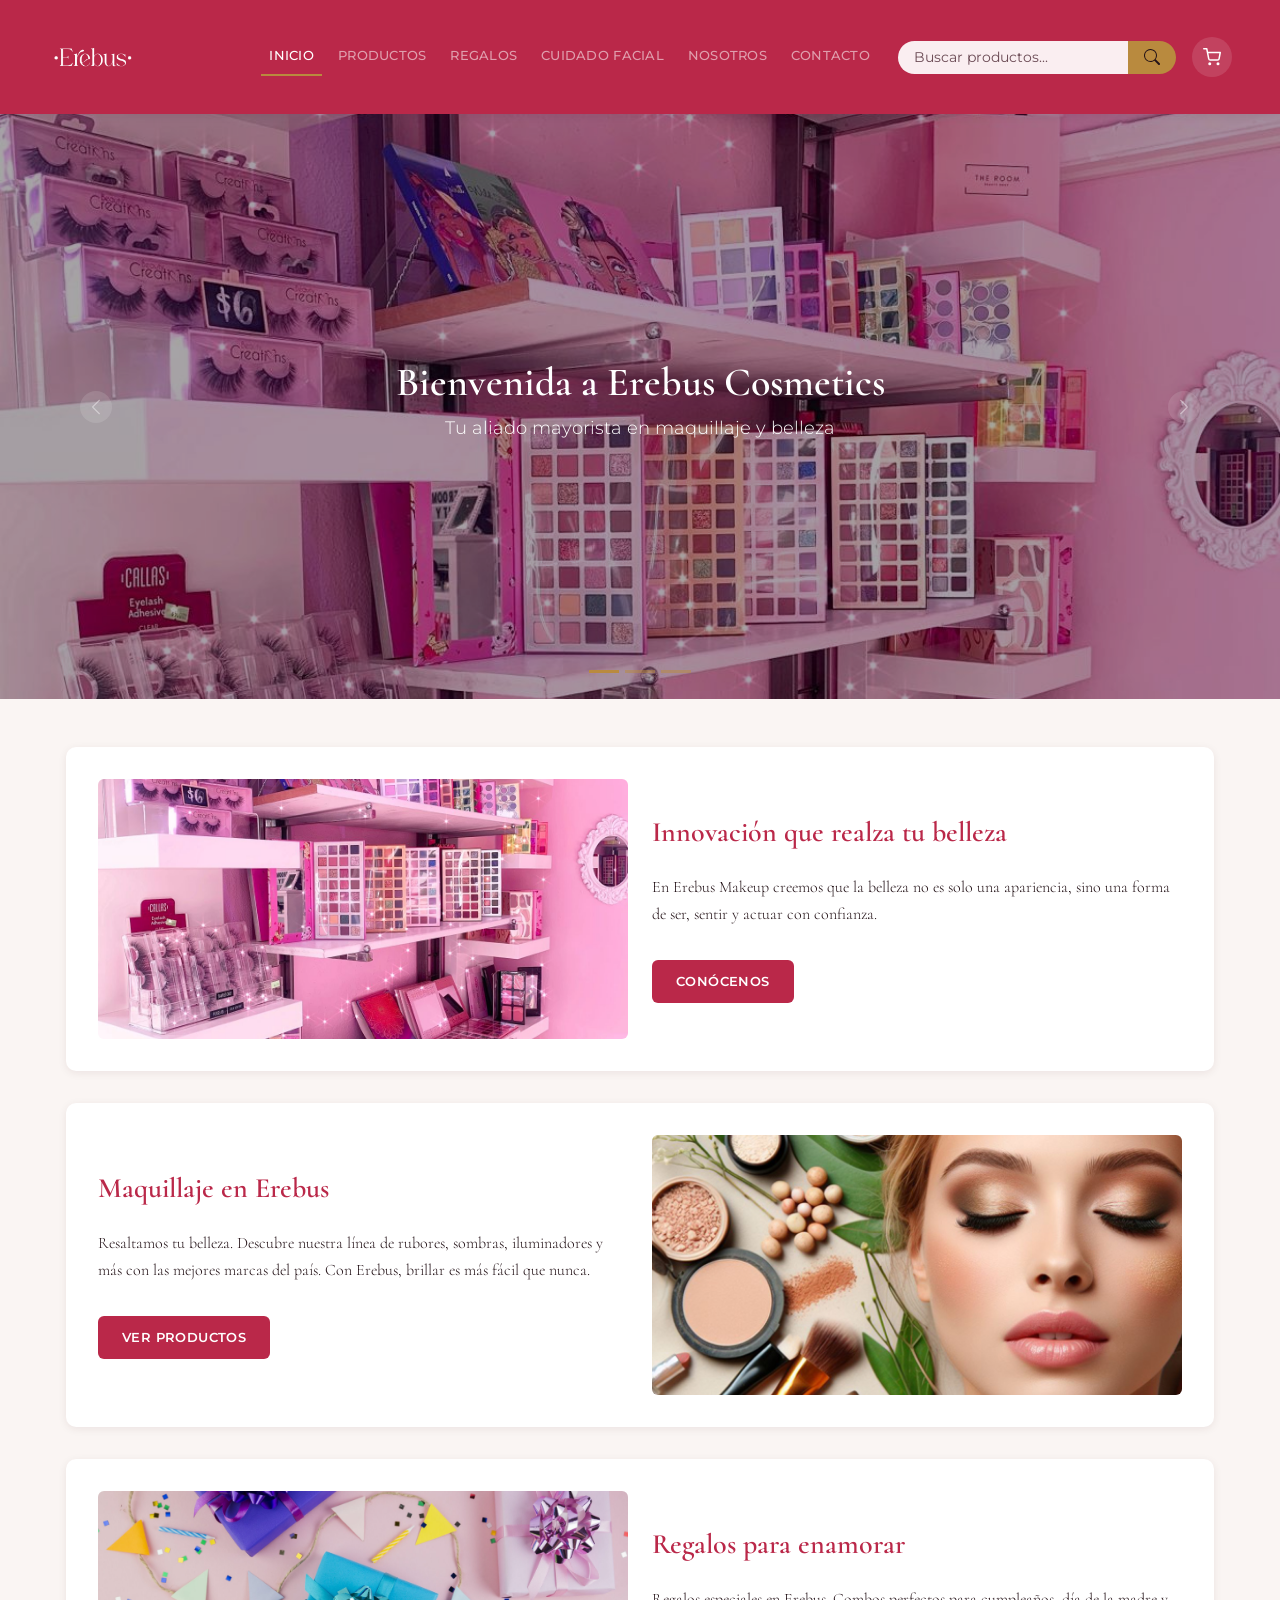
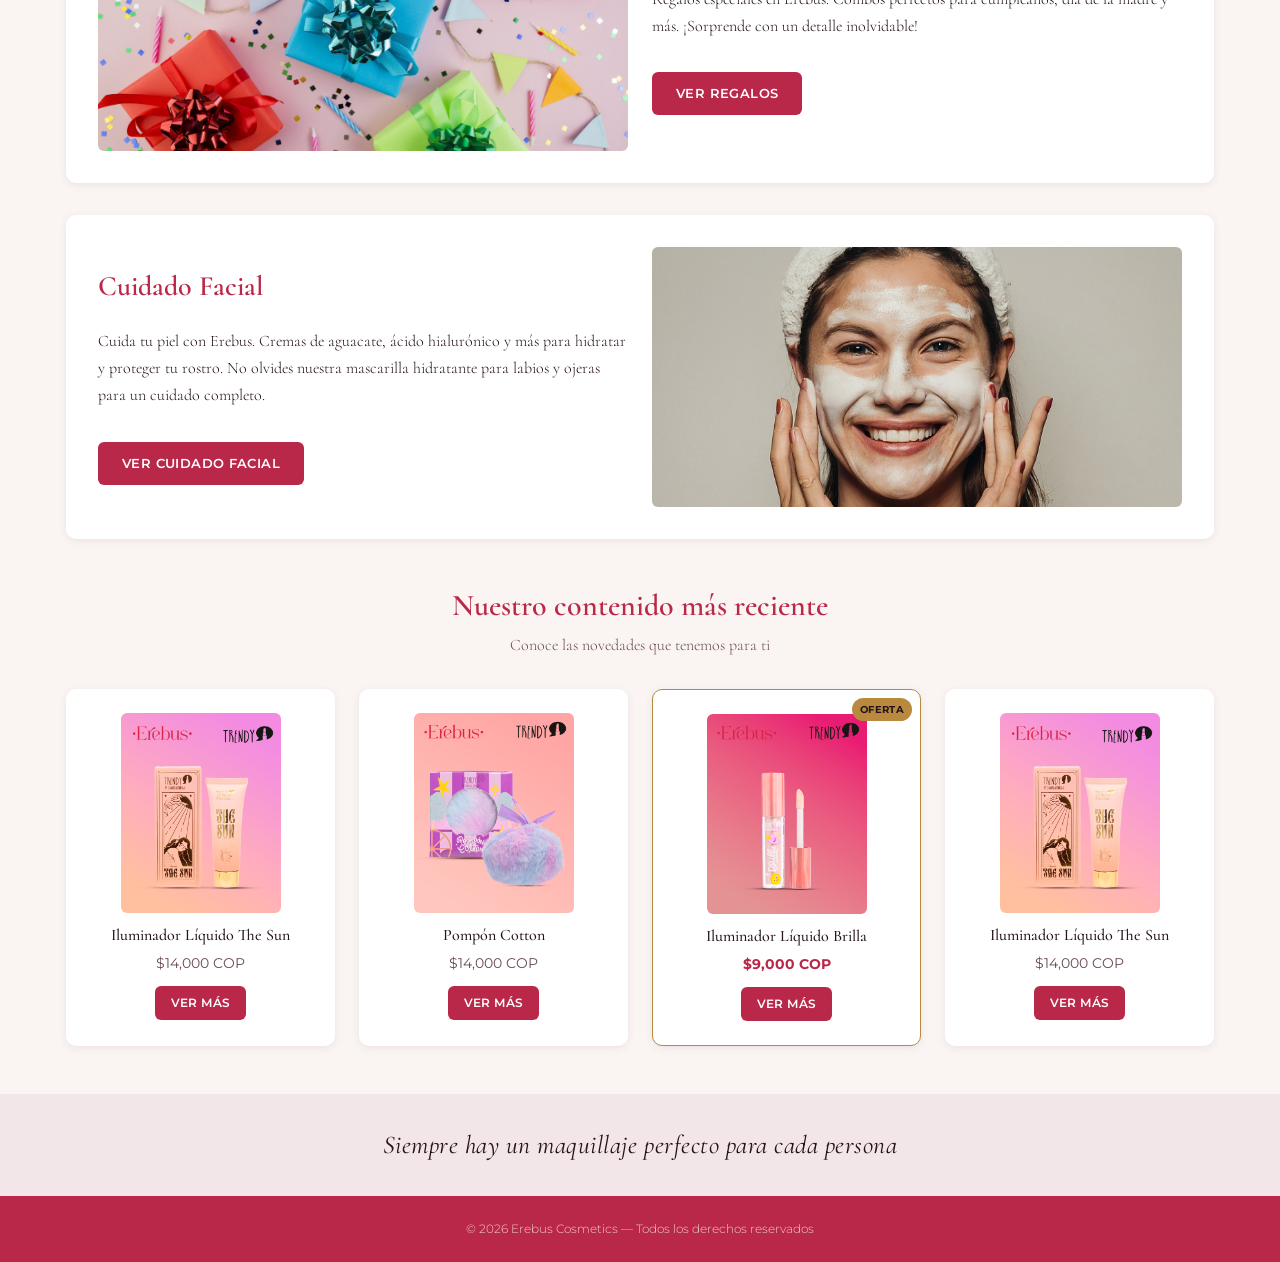
<file: index.html>
<!DOCTYPE html>
<html lang="es">
<head>
    <meta charset="UTF-8">
    <meta name="viewport" content="width=device-width, initial-scale=1.0">
    <link rel="preconnect" href="https://fonts.googleapis.com">
    <link rel="preconnect" href="https://fonts.gstatic.com" crossorigin>
    <link href="https://fonts.googleapis.com/css2?family=Cormorant:ital,wght@0,300..700;1,300..700&family=Montserrat:ital,wght@0,100..900;1,100..900&display=swap" rel="stylesheet">
    <title>Erebus Cosmetics | Mayorista de Maquillaje</title>
    <link href="https://cdn.jsdelivr.net/npm/bootstrap@5.2.3/dist/css/bootstrap.min.css" rel="stylesheet" integrity="sha384-rbsA2VBKQhggwzxH7pPCaAqO46MgnOM80zW1RWuH61DGLwZJEdK2Kadq2F9CUG65" crossorigin="anonymous">
    <link rel="stylesheet" href="styles/css/main.css" />
</head>
<body>

    <!-- ===== BLOQUE: navbar (Bootstrap) ===== -->
    <nav class="navbar navbar-expand-lg navbar-dark navbar-erebus sticky-top">
        <div class="container-fluid px-4 px-lg-5">
            <a class="navbar-brand" href="index.html">
                <img src="img/erebus-logo.png" alt="Logo Erebus" class="navbar-erebus__logo">
            </a>
            <button class="navbar-toggler" type="button" data-bs-toggle="collapse" data-bs-target="#navErebus" aria-controls="navErebus" aria-expanded="false" aria-label="Abrir menú">
                <span class="navbar-toggler-icon"></span>
            </button>
            <div class="collapse navbar-collapse" id="navErebus">
                <ul class="navbar-nav ms-auto mb-2 mb-lg-0 align-items-lg-center">
                    <li class="nav-item">
                        <a class="nav-link active" aria-current="page" href="index.html">Inicio</a>
                    </li>
                    <li class="nav-item">
                        <a class="nav-link" href="maquillaje.html">Productos</a>
                    </li>
                    <li class="nav-item">
                        <a class="nav-link" href="regalos.html">Regalos</a>
                    </li>
                    <li class="nav-item">
                        <a class="nav-link" href="cuidado-facial.html">Cuidado Facial</a>
                    </li>
                    <li class="nav-item">
                        <a class="nav-link" href="nosotros.html">Nosotros</a>
                    </li>
                    <li class="nav-item">
                        <a class="nav-link" href="contacto.html">Contacto</a>
                    </li>
                </ul>
                <form class="navbar-erebus__buscador d-flex" role="search">
                    <input class="form-control" type="search" name="buscar" placeholder="Buscar productos..." aria-label="Buscar productos">
                    <button class="btn" type="submit" aria-label="Buscar">
                        <svg xmlns="http://www.w3.org/2000/svg" width="16" height="16" viewBox="0 0 16 16" fill="currentColor" aria-hidden="true">
                            <path d="M11.742 10.344a6.5 6.5 0 1 0-1.397 1.398h-.001q.044.06.098.115l3.85 3.85a1 1 0 0 0 1.415-1.414l-3.85-3.85a1 1 0 0 0-.115-.1zM12 6.5a5.5 5.5 0 1 1-11 0 5.5 5.5 0 0 1 11 0"/>
                        </svg>
                    </button>
                </form>
                <a class="navbar-erebus__carrito" href="#" aria-label="Ver carrito">
                    <img src="img/shopping-cart.svg" alt="">
                </a>
            </div>
        </div>
    </nav>

    <main>

        <!-- ===== BLOQUE: carousel (hero, Bootstrap Carousel) ===== -->
        <div id="carouselErebus" class="carousel slide carousel-fade carousel-erebus" data-bs-ride="carousel">
            <div class="carousel-indicators">
                <button type="button" data-bs-target="#carouselErebus" data-bs-slide-to="0" class="active" aria-current="true" aria-label="Slide 1"></button>
                <button type="button" data-bs-target="#carouselErebus" data-bs-slide-to="1" aria-label="Slide 2"></button>
                <button type="button" data-bs-target="#carouselErebus" data-bs-slide-to="2" aria-label="Slide 3"></button>
            </div>
            <div class="carousel-inner">
                <div class="carousel-item active">
                    <img src="img/index1.jpg" class="d-block w-100 img-fluid" alt="Innovación Erebus">
                    <div class="carousel-caption d-none d-md-block">
                        <h2>Bienvenida a Erebus Cosmetics</h2>
                        <p>Tu aliado mayorista en maquillaje y belleza</p>
                    </div>
                </div>
                <div class="carousel-item">
                    <img src="img/index2.jpg" class="d-block w-100 img-fluid" alt="Maquillaje Erebus">
                    <div class="carousel-caption d-none d-md-block">
                        <h2>Maquillaje que resalta tu esencia</h2>
                        <p>Las mejores marcas del país, al mejor precio mayorista</p>
                    </div>
                </div>
                <div class="carousel-item">
                    <img src="img/index3.jpg" class="d-block w-100 img-fluid" alt="Regalos Erebus">
                    <div class="carousel-caption d-none d-md-block">
                        <h2>Regalos para enamorar</h2>
                        <p>Combos perfectos para cada ocasión especial</p>
                    </div>
                </div>
            </div>
            <button class="carousel-control-prev" type="button" data-bs-target="#carouselErebus" data-bs-slide="prev">
                <span class="carousel-control-prev-icon" aria-hidden="true"></span>
                <span class="visually-hidden">Anterior</span>
            </button>
            <button class="carousel-control-next" type="button" data-bs-target="#carouselErebus" data-bs-slide="next">
                <span class="carousel-control-next-icon" aria-hidden="true"></span>
                <span class="visually-hidden">Siguiente</span>
            </button>
        </div>

        <!-- ===== BLOQUE: destacados =====
             3 secciones en grid 2 columnas: imagen + texto -->
        <section class="destacados">

            <!-- ELEMENTO: destacados__item — Innovación -->
            <article class="destacados__item">
                <img class="destacados__imagen img-fluid" src="img/index1.jpg" alt="Innovación Erebus">
                <div class="destacados__contenido">
                    <h2 class="destacados__titulo">Innovación que realza tu belleza</h2>
                    <p class="destacados__texto">
                        En Erebus Makeup creemos que la belleza no es solo una apariencia,
                        sino una forma de ser, sentir y actuar con confianza.
                    </p>
                    <a class="destacados__boton" href="nosotros.html">Conócenos</a>
                </div>
            </article>

            <!-- ELEMENTO: destacados__item — Maquillaje -->
            <article class="destacados__item">
                <div class="destacados__contenido">
                    <h2 class="destacados__titulo">Maquillaje en Erebus</h2>
                    <p class="destacados__texto">
                        Resaltamos tu belleza. Descubre nuestra línea de rubores, sombras,
                        iluminadores y más con las mejores marcas del país.
                        Con Erebus, brillar es más fácil que nunca.
                    </p>
                    <a class="destacados__boton" href="maquillaje.html">Ver productos</a>
                </div>
                <img class="destacados__imagen img-fluid" src="img/index2.jpg" alt="Maquillaje Erebus">
            </article>

            <!-- ELEMENTO: destacados__item — Regalos -->
            <article class="destacados__item">
                <img class="destacados__imagen img-fluid" src="img/index3.jpg" alt="Regalos Erebus">
                <div class="destacados__contenido">
                    <h2 class="destacados__titulo">Regalos para enamorar</h2>
                    <p class="destacados__texto">
                        Regalos especiales en Erebus. Combos perfectos para cumpleaños,
                        día de la madre y más. ¡Sorprende con un detalle inolvidable!
                    </p>
                    <a class="destacados__boton" href="regalos.html">Ver regalos</a>
                </div>
            </article>

            <!-- ELEMENTO: destacados__item — Cuidado Facial -->
            <article class="destacados__item">
                <div class="destacados__contenido">
                    <h2 class="destacados__titulo">Cuidado Facial</h2>
                    <p class="destacados__texto">
                        Cuida tu piel con Erebus. Cremas de aguacate, ácido hialurónico y más
                        para hidratar y proteger tu rostro. No olvides nuestra mascarilla
                        hidratante para labios y ojeras para un cuidado completo.
                    </p>
                    <a class="destacados__boton" href="cuidado-facial.html">Ver cuidado facial</a>
                </div>
                <img class="destacados__imagen img-fluid" src="img/index4.png" alt="Cuidado Facial Erebus">
            </article>

        </section>

        <!-- ===== BLOQUE: novedades ===== -->
        <section class="novedades">
            <h2 class="novedades__titulo">Nuestro contenido más reciente</h2>
            <p class="novedades__subtitulo">Conoce las novedades que tenemos para ti</p>

            <div class="novedades__grid">

                <!-- ELEMENTO: novedades__tarjeta -->
                <article class="novedades__tarjeta">
                    <img class="novedades__imagen img-fluid" src="img/producto 1.png" alt="Iluminador The Sun">
                    <h3 class="novedades__nombre">Iluminador Líquido The Sun</h3>
                    <p class="novedades__precio">$14,000 COP</p>
                    <a class="novedades__boton" href="maquillaje.html">Ver más</a>
                </article>

                <article class="novedades__tarjeta">
                    <img class="novedades__imagen img-fluid" src="img/producto 2.png" alt="Pompón Cotton">
                    <h3 class="novedades__nombre">Pompón Cotton</h3>
                    <p class="novedades__precio">$14,000 COP</p>
                    <a class="novedades__boton" href="maquillaje.html">Ver más</a>
                </article>

                <!-- MODIFICADOR: novedades__tarjeta--oferta — precio especial -->
                <article class="novedades__tarjeta novedades__tarjeta--oferta">
                    <img class="novedades__imagen img-fluid" src="img/producto 3.png" alt="Iluminador Brilla">
                    <h3 class="novedades__nombre">Iluminador Líquido Brilla</h3>
                    <p class="novedades__precio">$9,000 COP</p>
                    <a class="novedades__boton" href="maquillaje.html">Ver más</a>
                </article>

                <article class="novedades__tarjeta">
                    <img class="novedades__imagen img-fluid" src="img/producto 1.png" alt="Iluminador The Sun">
                    <h3 class="novedades__nombre">Iluminador Líquido The Sun</h3>
                    <p class="novedades__precio">$14,000 COP</p>
                    <a class="novedades__boton" href="maquillaje.html">Ver más</a>
                </article>

            </div>
        </section>
    </main>

    <!-- ===== BLOQUE: frase-inspiracional ===== -->
    <section class="frase-inspiracional">
        <p class="frase-inspiracional__texto">Siempre hay un maquillaje perfecto para cada persona</p>
    </section>

    <!-- ===== BLOQUE: pie-pagina ===== -->
    <footer class="pie-pagina">
        <p class="pie-pagina__creditos">&copy; 2026 Erebus Cosmetics — Todos los derechos reservados</p>
    </footer>

    <script src="https://cdn.jsdelivr.net/npm/bootstrap@5.2.3/dist/js/bootstrap.bundle.min.js" integrity="sha384-kenU1KFdBIe4zVF0s0G1M5b4hcpxyD9F7jL+jjXkk+Q2h455rYXK/7HAuoJl+0I4" crossorigin="anonymous"></script>

</body>
</html>
</file>
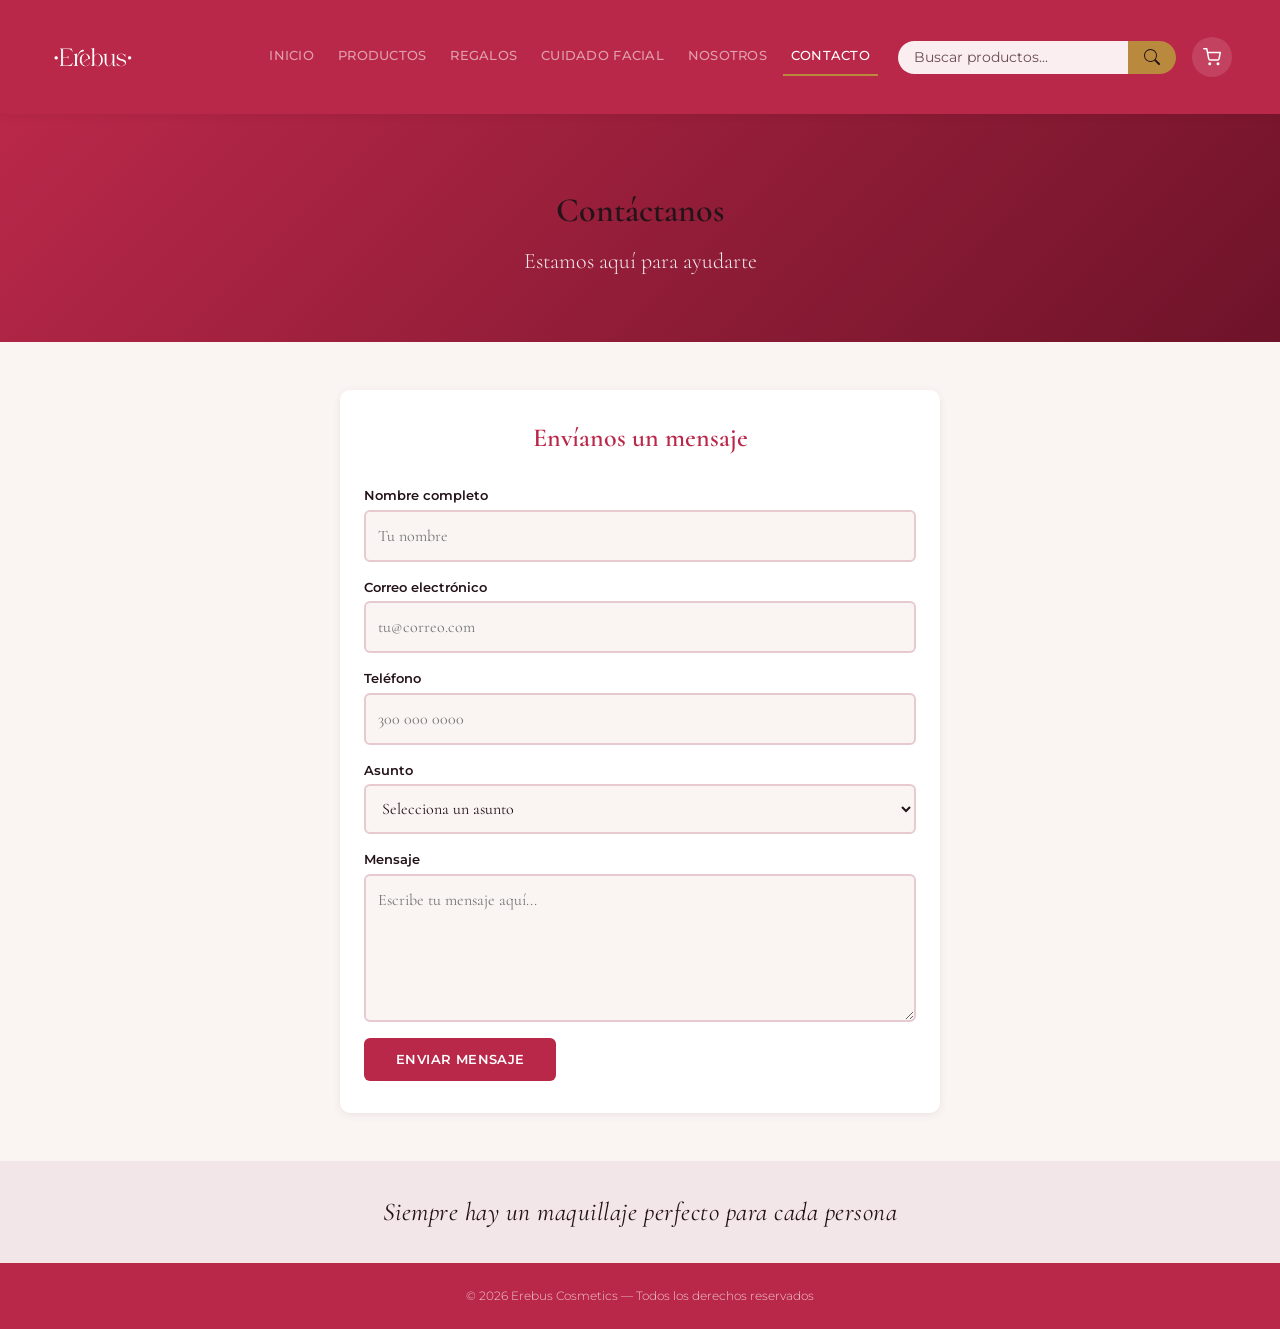
<file: contacto.html>
<!DOCTYPE html>
<html lang="es">
<head>
    <meta charset="UTF-8">
    <meta name="viewport" content="width=device-width, initial-scale=1.0">
    <link rel="preconnect" href="https://fonts.googleapis.com">
    <link rel="preconnect" href="https://fonts.gstatic.com" crossorigin>
    <link href="https://fonts.googleapis.com/css2?family=Cormorant:ital,wght@0,300..700;1,300..700&family=Montserrat:ital,wght@0,100..900;1,100..900&display=swap" rel="stylesheet">
    <title>Contacto | Erebus Cosmetics</title>
    <link href="https://cdn.jsdelivr.net/npm/bootstrap@5.2.3/dist/css/bootstrap.min.css" rel="stylesheet" integrity="sha384-rbsA2VBKQhggwzxH7pPCaAqO46MgnOM80zW1RWuH61DGLwZJEdK2Kadq2F9CUG65" crossorigin="anonymous">
    <link rel="stylesheet" href="styles/css/main.css" />
</head>
<body>

    <!-- ===== BLOQUE: navbar (Bootstrap) ===== -->
    <nav class="navbar navbar-expand-lg navbar-dark navbar-erebus sticky-top">
        <div class="container-fluid px-4 px-lg-5">
            <a class="navbar-brand" href="index.html">
                <img src="img/erebus-logo.png" alt="Logo Erebus" class="navbar-erebus__logo">
            </a>
            <button class="navbar-toggler" type="button" data-bs-toggle="collapse" data-bs-target="#navErebus" aria-controls="navErebus" aria-expanded="false" aria-label="Abrir menú">
                <span class="navbar-toggler-icon"></span>
            </button>
            <div class="collapse navbar-collapse" id="navErebus">
                <ul class="navbar-nav ms-auto mb-2 mb-lg-0 align-items-lg-center">
                    <li class="nav-item">
                        <a class="nav-link" href="index.html">Inicio</a>
                    </li>
                    <li class="nav-item">
                        <a class="nav-link" href="maquillaje.html">Productos</a>
                    </li>
                    <li class="nav-item">
                        <a class="nav-link" href="regalos.html">Regalos</a>
                    </li>
                    <li class="nav-item">
                        <a class="nav-link" href="cuidado-facial.html">Cuidado Facial</a>
                    </li>
                    <li class="nav-item">
                        <a class="nav-link" href="nosotros.html">Nosotros</a>
                    </li>
                    <li class="nav-item">
                        <a class="nav-link active" aria-current="page" href="contacto.html">Contacto</a>
                    </li>
                </ul>
                <form class="navbar-erebus__buscador d-flex" role="search">
                    <input class="form-control" type="search" name="buscar" placeholder="Buscar productos..." aria-label="Buscar productos">
                    <button class="btn" type="submit" aria-label="Buscar">
                        <svg xmlns="http://www.w3.org/2000/svg" width="16" height="16" viewBox="0 0 16 16" fill="currentColor" aria-hidden="true">
                            <path d="M11.742 10.344a6.5 6.5 0 1 0-1.397 1.398h-.001q.044.06.098.115l3.85 3.85a1 1 0 0 0 1.415-1.414l-3.85-3.85a1 1 0 0 0-.115-.1zM12 6.5a5.5 5.5 0 1 1-11 0 5.5 5.5 0 0 1 11 0"/>
                        </svg>
                    </button>
                </form>
                <a class="navbar-erebus__carrito" href="#" aria-label="Ver carrito">
                    <img src="img/shopping-cart.svg" alt="">
                </a>
            </div>
        </div>
    </nav>

    <main>

        <!-- ===== BLOQUE: banner ===== -->
        <section class="banner">
            <h2 class="banner__titulo">Contáctanos</h2>
            <p class="banner__descripcion">Estamos aquí para ayudarte</p>
        </section>

        <!-- ===== BLOQUE: formulario-contacto =====
             Formulario principal de contacto -->
        <section class="formulario-contacto">

            <h2 class="formulario-contacto__titulo">Envíanos un mensaje</h2>

            <form class="formulario-contacto__form">

                <!-- ELEMENTO: formulario-contacto__grupo — campo nombre -->
                <div class="formulario-contacto__grupo">
                    <label class="formulario-contacto__etiqueta" for="nombre">Nombre completo</label>
                    <input
                        class="formulario-contacto__campo"
                        type="text"
                        id="nombre"
                        name="nombre"
                        placeholder="Tu nombre"
                        required
                    >
                </div>

                <!-- ELEMENTO: formulario-contacto__grupo — campo email -->
                <div class="formulario-contacto__grupo">
                    <label class="formulario-contacto__etiqueta" for="email">Correo electrónico</label>
                    <input
                        class="formulario-contacto__campo"
                        type="email"
                        id="email"
                        name="email"
                        placeholder="tu@correo.com"
                        required
                    >
                </div>

                <!-- ELEMENTO: formulario-contacto__grupo — campo teléfono -->
                <div class="formulario-contacto__grupo">
                    <label class="formulario-contacto__etiqueta" for="telefono">Teléfono</label>
                    <input
                        class="formulario-contacto__campo"
                        type="tel"
                        id="telefono"
                        name="telefono"
                        placeholder="300 000 0000"
                    >
                </div>

                <!-- ELEMENTO: formulario-contacto__grupo — campo asunto -->
                <div class="formulario-contacto__grupo">
                    <label class="formulario-contacto__etiqueta" for="asunto">Asunto</label>
                    <select class="formulario-contacto__campo" id="asunto" name="asunto">
                        <option value="">Selecciona un asunto</option>
                        <option value="pedido">Pedido mayorista</option>
                        <option value="productos">Información de productos</option>
                        <option value="regalos">Combos y regalos</option>
                        <option value="otro">Otro</option>
                    </select>
                </div>

                <!-- ELEMENTO: formulario-contacto__grupo — campo mensaje -->
                <div class="formulario-contacto__grupo">
                    <label class="formulario-contacto__etiqueta" for="mensaje">Mensaje</label>
                    <textarea
                        class="formulario-contacto__campo formulario-contacto__campo--textarea"
                        id="mensaje"
                        name="mensaje"
                        rows="5"
                        placeholder="Escribe tu mensaje aquí..."
                        required
                    ></textarea>
                </div>

                <!-- ELEMENTO: formulario-contacto__enviar — botón de envío -->
                <input
                    class="formulario-contacto__enviar"
                    type="submit"
                    value="Enviar mensaje"
                >

            </form>

        </section>

    </main>

    <!-- ===== BLOQUE: frase-inspiracional ===== -->
    <section class="frase-inspiracional">
        <p class="frase-inspiracional__texto">Siempre hay un maquillaje perfecto para cada persona</p>
    </section>

    <!-- ===== BLOQUE: pie-pagina ===== -->
    <footer class="pie-pagina">
        <p class="pie-pagina__creditos">&copy; 2026 Erebus Cosmetics — Todos los derechos reservados</p>
    </footer>

    <script src="https://cdn.jsdelivr.net/npm/bootstrap@5.2.3/dist/js/bootstrap.bundle.min.js" integrity="sha384-kenU1KFdBIe4zVF0s0G1M5b4hcpxyD9F7jL+jjXkk+Q2h455rYXK/7HAuoJl+0I4" crossorigin="anonymous"></script>

</body>
</html>
</file>
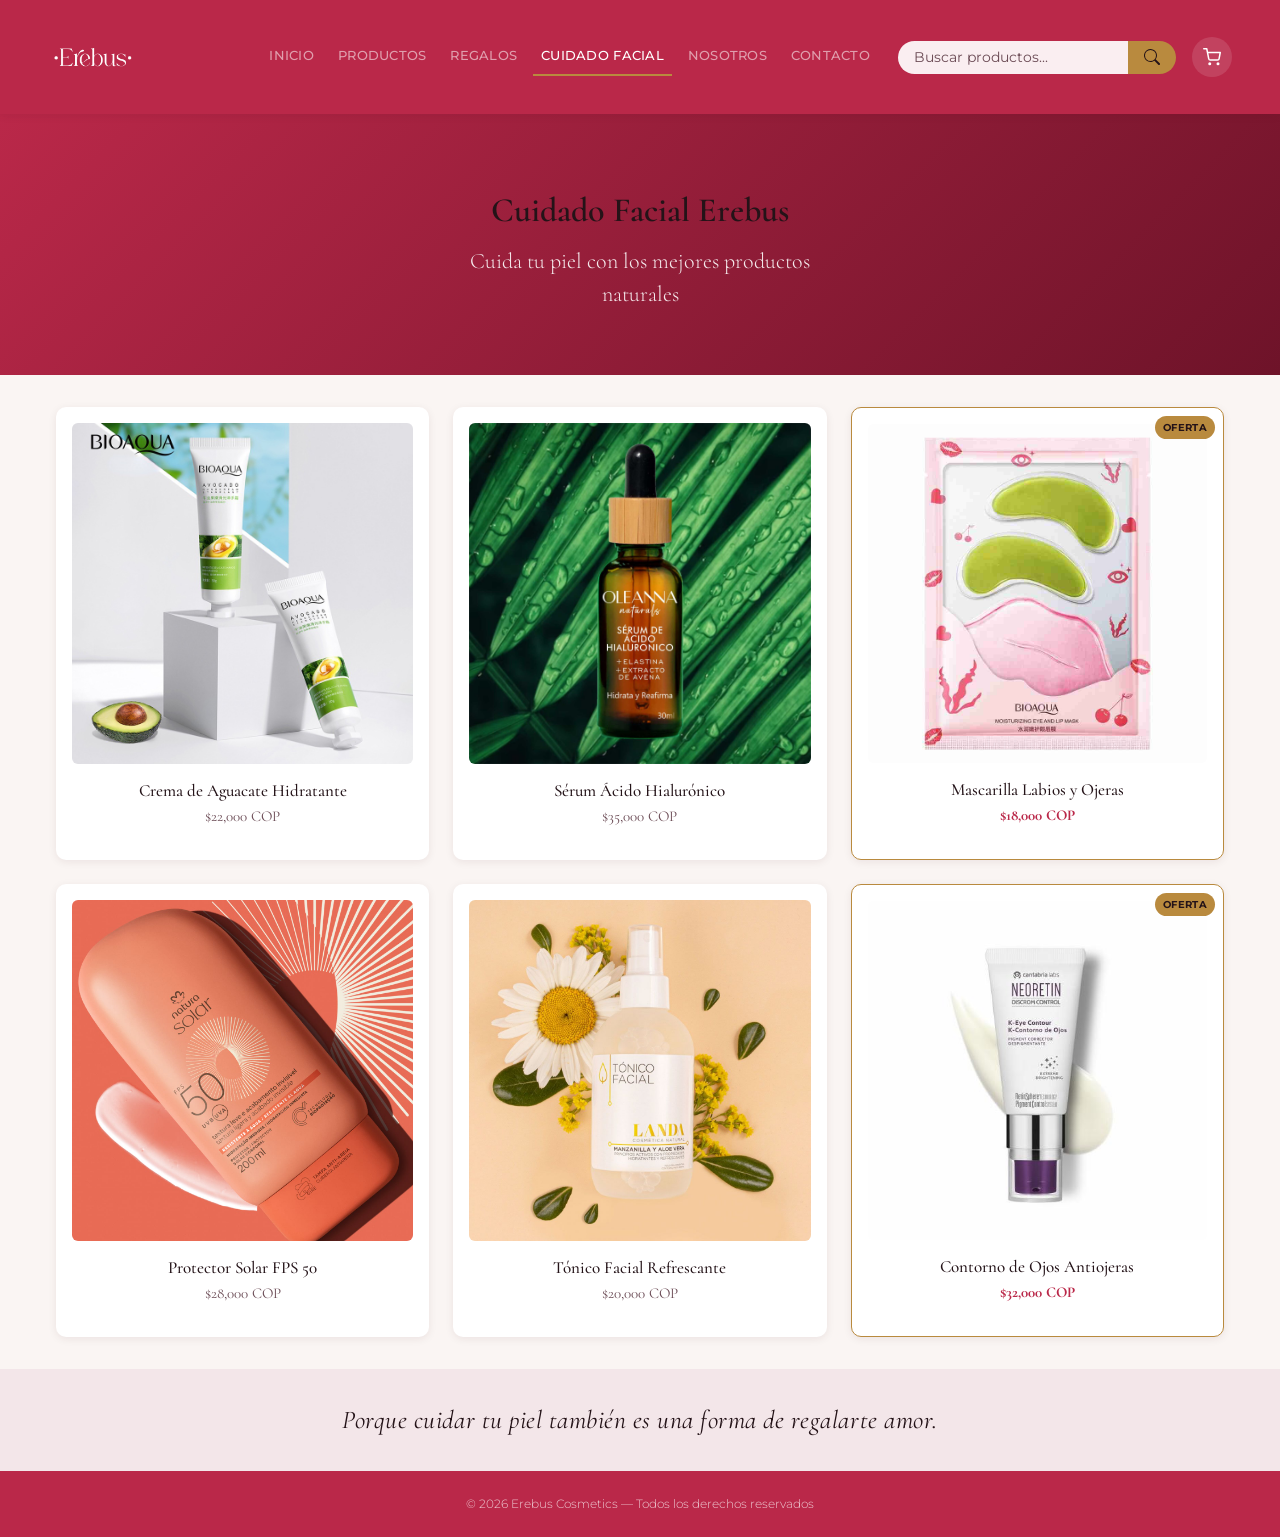
<file: cuidado-facial.html>
<!DOCTYPE html>
<html lang="es">
<head>
    <meta charset="UTF-8">
    <meta name="viewport" content="width=device-width, initial-scale=1.0">
    <link rel="preconnect" href="https://fonts.googleapis.com">
    <link rel="preconnect" href="https://fonts.gstatic.com" crossorigin>
    <link href="https://fonts.googleapis.com/css2?family=Cormorant:ital,wght@0,300..700;1,300..700&family=Montserrat:ital,wght@0,100..900;1,100..900&display=swap" rel="stylesheet">
    <title>Cuidado Facial | Erebus Cosmetics</title>
    <link href="https://cdn.jsdelivr.net/npm/bootstrap@5.2.3/dist/css/bootstrap.min.css" rel="stylesheet" integrity="sha384-rbsA2VBKQhggwzxH7pPCaAqO46MgnOM80zW1RWuH61DGLwZJEdK2Kadq2F9CUG65" crossorigin="anonymous">
    <link rel="stylesheet" href="styles/css/main.css" />
</head>
<body>

    <!-- ===== BLOQUE: navbar (Bootstrap) ===== -->
    <nav class="navbar navbar-expand-lg navbar-dark navbar-erebus sticky-top">
        <div class="container-fluid px-4 px-lg-5">
            <a class="navbar-brand" href="index.html">
                <img src="img/erebus-logo.png" alt="Logo Erebus" class="navbar-erebus__logo">
            </a>
            <button class="navbar-toggler" type="button" data-bs-toggle="collapse" data-bs-target="#navErebus" aria-controls="navErebus" aria-expanded="false" aria-label="Abrir menú">
                <span class="navbar-toggler-icon"></span>
            </button>
            <div class="collapse navbar-collapse" id="navErebus">
                <ul class="navbar-nav ms-auto mb-2 mb-lg-0 align-items-lg-center">
                    <li class="nav-item">
                        <a class="nav-link" href="index.html">Inicio</a>
                    </li>
                    <li class="nav-item">
                        <a class="nav-link" href="maquillaje.html">Productos</a>
                    </li>
                    <li class="nav-item">
                        <a class="nav-link" href="regalos.html">Regalos</a>
                    </li>
                    <li class="nav-item">
                        <a class="nav-link active" aria-current="page" href="cuidado-facial.html">Cuidado Facial</a>
                    </li>
                    <li class="nav-item">
                        <a class="nav-link" href="nosotros.html">Nosotros</a>
                    </li>
                    <li class="nav-item">
                        <a class="nav-link" href="contacto.html">Contacto</a>
                    </li>
                </ul>
                <form class="navbar-erebus__buscador d-flex" role="search">
                    <input class="form-control" type="search" name="buscar" placeholder="Buscar productos..." aria-label="Buscar productos">
                    <button class="btn" type="submit" aria-label="Buscar">
                        <svg xmlns="http://www.w3.org/2000/svg" width="16" height="16" viewBox="0 0 16 16" fill="currentColor" aria-hidden="true">
                            <path d="M11.742 10.344a6.5 6.5 0 1 0-1.397 1.398h-.001q.044.06.098.115l3.85 3.85a1 1 0 0 0 1.415-1.414l-3.85-3.85a1 1 0 0 0-.115-.1zM12 6.5a5.5 5.5 0 1 1-11 0 5.5 5.5 0 0 1 11 0"/>
                        </svg>
                    </button>
                </form>
                <a class="navbar-erebus__carrito" href="#" aria-label="Ver carrito">
                    <img src="img/shopping-cart.svg" alt="">
                </a>
            </div>
        </div>
    </nav>

    <main>

        <!-- ===== BLOQUE: banner ===== -->
        <section class="banner">
            <h2 class="banner__titulo">Cuidado Facial Erebus</h2>
            <p class="banner__descripcion">Cuida tu piel con los mejores productos naturales</p>
        </section>

        <!-- ===== BLOQUE: catalogo =====
             Productos de cuidado facial -->
        <section class="catalogo">

            <!-- ELEMENTO: catalogo__tarjeta -->
            <article class="catalogo__tarjeta">
                <img class="catalogo__imagen img-fluid" src="img/Crema-Aguacate.jpg" alt="Crema de Aguacate">
                <h3 class="catalogo__nombre">Crema de Aguacate Hidratante</h3>
                <p class="catalogo__precio">$22,000 COP</p>
            </article>

            <article class="catalogo__tarjeta">
                <img class="catalogo__imagen img-fluid" src="img/Serum-AcidoH.jpg" alt="Sérum Ácido Hialurónico">
                <h3 class="catalogo__nombre">Sérum Ácido Hialurónico</h3>
                <p class="catalogo__precio">$35,000 COP</p>
            </article>

            <!-- MODIFICADOR: catalogo__tarjeta--oferta — precio especial -->
            <article class="catalogo__tarjeta catalogo__tarjeta--oferta">
                <img class="catalogo__imagen img-fluid" src="img/Mascarillas.jpg" alt="Mascarilla Labios y Ojeras">
                <h3 class="catalogo__nombre">Mascarilla Labios y Ojeras</h3>
                <p class="catalogo__precio">$18,000 COP</p>
            </article>

            <article class="catalogo__tarjeta">
                <img class="catalogo__imagen img-fluid" src="img/Protector-solar.jpg" alt="Protector Solar">
                <h3 class="catalogo__nombre">Protector Solar FPS 50</h3>
                <p class="catalogo__precio">$28,000 COP</p>
            </article>

            <article class="catalogo__tarjeta">
                <img class="catalogo__imagen img-fluid" src="img/Tonico-facial.jpg" alt="Tónico Facial">
                <h3 class="catalogo__nombre">Tónico Facial Refrescante</h3>
                <p class="catalogo__precio">$20,000 COP</p>
            </article>

            <article class="catalogo__tarjeta catalogo__tarjeta--oferta">
                <img class="catalogo__imagen img-fluid" src="img/Kit-ojos.jpg" alt="Contorno de Ojos">
                <h3 class="catalogo__nombre">Contorno de Ojos Antiojeras</h3>
                <p class="catalogo__precio">$32,000 COP</p>
            </article>

        </section>
    </main>

   <!-- ===== BLOQUE: frase-inspiracional ===== -->
    <section class="frase-inspiracional">
        <p class="frase-inspiracional__texto">Porque cuidar tu piel también es una forma de regalarte amor.</p>
    </section>

    <!-- ===== BLOQUE: pie-pagina ===== -->
    <footer class="pie-pagina">
        <p class="pie-pagina__creditos">&copy; 2026 Erebus Cosmetics — Todos los derechos reservados</p>
    </footer>

    <script src="https://cdn.jsdelivr.net/npm/bootstrap@5.2.3/dist/js/bootstrap.bundle.min.js" integrity="sha384-kenU1KFdBIe4zVF0s0G1M5b4hcpxyD9F7jL+jjXkk+Q2h455rYXK/7HAuoJl+0I4" crossorigin="anonymous"></script>

</body>
</html>
</file>
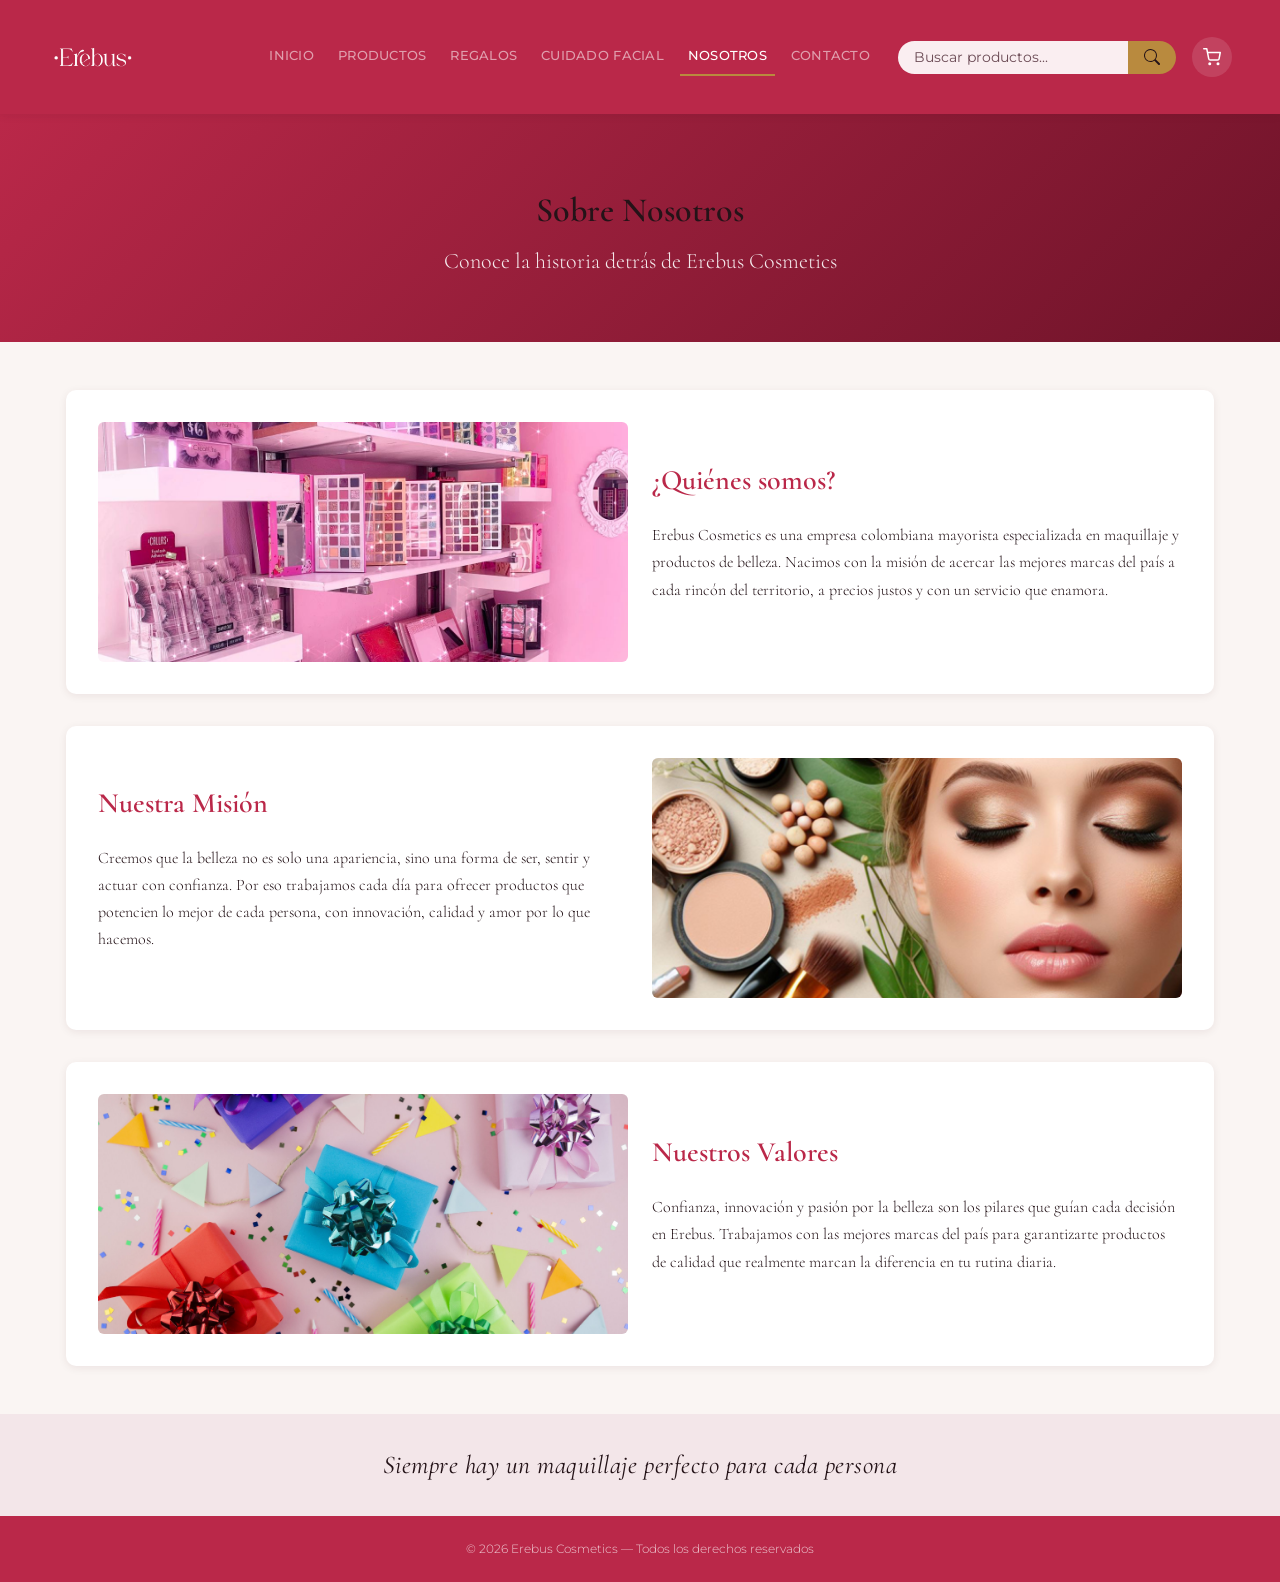
<file: nosotros.html>
<!DOCTYPE html>
<html lang="es">
<head>
    <meta charset="UTF-8">
    <meta name="viewport" content="width=device-width, initial-scale=1.0">
    <link rel="preconnect" href="https://fonts.googleapis.com">
    <link rel="preconnect" href="https://fonts.gstatic.com" crossorigin>
    <link href="https://fonts.googleapis.com/css2?family=Cormorant:ital,wght@0,300..700;1,300..700&family=Montserrat:ital,wght@0,100..900;1,100..900&display=swap" rel="stylesheet">
    <title>Nosotros | Erebus Cosmetics</title>
    <link href="https://cdn.jsdelivr.net/npm/bootstrap@5.2.3/dist/css/bootstrap.min.css" rel="stylesheet" integrity="sha384-rbsA2VBKQhggwzxH7pPCaAqO46MgnOM80zW1RWuH61DGLwZJEdK2Kadq2F9CUG65" crossorigin="anonymous">
    <link rel="stylesheet" href="styles/css/main.css" />
</head>
<body>

    <!-- ===== BLOQUE: navbar (Bootstrap) ===== -->
    <nav class="navbar navbar-expand-lg navbar-dark navbar-erebus sticky-top">
        <div class="container-fluid px-4 px-lg-5">
            <a class="navbar-brand" href="index.html">
                <img src="img/erebus-logo.png" alt="Logo Erebus" class="navbar-erebus__logo">
            </a>
            <button class="navbar-toggler" type="button" data-bs-toggle="collapse" data-bs-target="#navErebus" aria-controls="navErebus" aria-expanded="false" aria-label="Abrir menú">
                <span class="navbar-toggler-icon"></span>
            </button>
            <div class="collapse navbar-collapse" id="navErebus">
                <ul class="navbar-nav ms-auto mb-2 mb-lg-0 align-items-lg-center">
                    <li class="nav-item">
                        <a class="nav-link" href="index.html">Inicio</a>
                    </li>
                    <li class="nav-item">
                        <a class="nav-link" href="maquillaje.html">Productos</a>
                    </li>
                    <li class="nav-item">
                        <a class="nav-link" href="regalos.html">Regalos</a>
                    </li>
                    <li class="nav-item">
                        <a class="nav-link" href="cuidado-facial.html">Cuidado Facial</a>
                    </li>
                    <li class="nav-item">
                        <a class="nav-link active" aria-current="page" href="nosotros.html">Nosotros</a>
                    </li>
                    <li class="nav-item">
                        <a class="nav-link" href="contacto.html">Contacto</a>
                    </li>
                </ul>
                <form class="navbar-erebus__buscador d-flex" role="search">
                    <input class="form-control" type="search" name="buscar" placeholder="Buscar productos..." aria-label="Buscar productos">
                    <button class="btn" type="submit" aria-label="Buscar">
                        <svg xmlns="http://www.w3.org/2000/svg" width="16" height="16" viewBox="0 0 16 16" fill="currentColor" aria-hidden="true">
                            <path d="M11.742 10.344a6.5 6.5 0 1 0-1.397 1.398h-.001q.044.06.098.115l3.85 3.85a1 1 0 0 0 1.415-1.414l-3.85-3.85a1 1 0 0 0-.115-.1zM12 6.5a5.5 5.5 0 1 1-11 0 5.5 5.5 0 0 1 11 0"/>
                        </svg>
                    </button>
                </form>
                <a class="navbar-erebus__carrito" href="#" aria-label="Ver carrito">
                    <img src="img/shopping-cart.svg" alt="">
                </a>
            </div>
        </div>
    </nav>

    <main>

        <!-- ===== BLOQUE: banner ===== -->
        <section class="banner">
            <h2 class="banner__titulo">Sobre Nosotros</h2>
            <p class="banner__descripcion">Conoce la historia detrás de Erebus Cosmetics</p>
        </section>

        <!-- ===== BLOQUE: nosotros =====
             Secciones de información sobre la empresa -->
        <section class="nosotros">

            <!-- ELEMENTO: nosotros__seccion — quiénes somos -->
            <article class="nosotros__seccion">
                <img class="nosotros__imagen img-fluid" src="img/index1.jpg" alt="Equipo Erebus">
                <div class="nosotros__contenido">
                    <h2 class="nosotros__titulo">¿Quiénes somos?</h2>
                    <p class="nosotros__texto">
                        Erebus Cosmetics es una empresa colombiana mayorista especializada
                        en maquillaje y productos de belleza. Nacimos con la misión de
                        acercar las mejores marcas del país a cada rincón del territorio,
                        a precios justos y con un servicio que enamora.
                    </p>
                </div>
            </article>

            <!-- ELEMENTO: nosotros__seccion — nuestra misión -->
            <article class="nosotros__seccion">
                <div class="nosotros__contenido">
                    <h2 class="nosotros__titulo">Nuestra Misión</h2>
                    <p class="nosotros__texto">
                        Creemos que la belleza no es solo una apariencia, sino una forma
                        de ser, sentir y actuar con confianza. Por eso trabajamos cada día
                        para ofrecer productos que potencien lo mejor de cada persona,
                        con innovación, calidad y amor por lo que hacemos.
                    </p>
                </div>
                <img class="nosotros__imagen img-fluid" src="img/index2.jpg" alt="Misión Erebus">
            </article>

            <!-- ELEMENTO: nosotros__seccion — nuestros valores -->
            <article class="nosotros__seccion">
                <img class="nosotros__imagen img-fluid" src="img/index3.jpg" alt="Valores Erebus">
                <div class="nosotros__contenido">
                    <h2 class="nosotros__titulo">Nuestros Valores</h2>
                    <p class="nosotros__texto">
                        Confianza, innovación y pasión por la belleza son los pilares que
                        guían cada decisión en Erebus. Trabajamos con las mejores marcas
                        del país para garantizarte productos de calidad que realmente
                        marcan la diferencia en tu rutina diaria.
                    </p>
                </div>
            </article>

        </section>

    </main>

   <!-- ===== BLOQUE: frase-inspiracional ===== -->
    <section class="frase-inspiracional">
        <p class="frase-inspiracional__texto">Siempre hay un maquillaje perfecto para cada persona</p>
    </section>

    <!-- ===== BLOQUE: pie-pagina ===== -->
    <footer class="pie-pagina">
        <p class="pie-pagina__creditos">&copy; 2026 Erebus Cosmetics — Todos los derechos reservados</p>
    </footer>

    <script src="https://cdn.jsdelivr.net/npm/bootstrap@5.2.3/dist/js/bootstrap.bundle.min.js" integrity="sha384-kenU1KFdBIe4zVF0s0G1M5b4hcpxyD9F7jL+jjXkk+Q2h455rYXK/7HAuoJl+0I4" crossorigin="anonymous"></script>

</body>
</html>
</file>
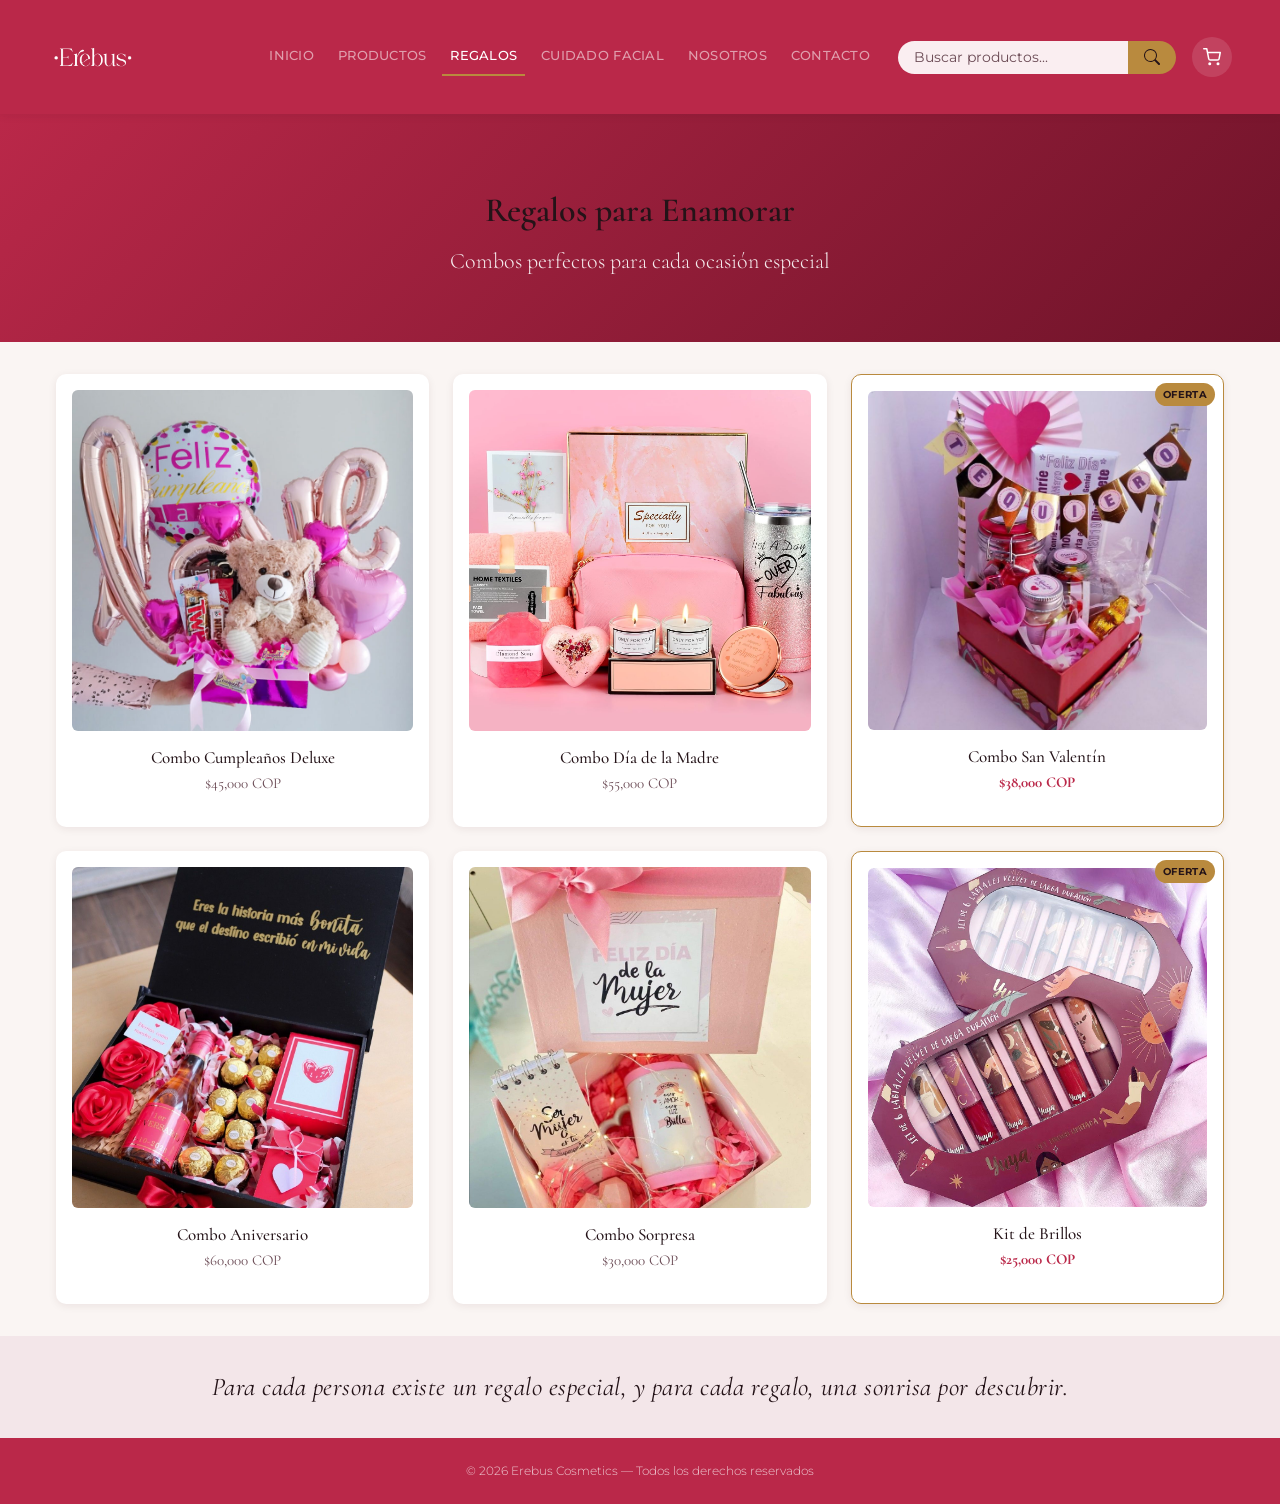
<file: regalos.html>
<!DOCTYPE html>
<html lang="es">
<head>
    <meta charset="UTF-8">
    <meta name="viewport" content="width=device-width, initial-scale=1.0">
    <link rel="preconnect" href="https://fonts.googleapis.com">
    <link rel="preconnect" href="https://fonts.gstatic.com" crossorigin>
    <link href="https://fonts.googleapis.com/css2?family=Cormorant:ital,wght@0,300..700;1,300..700&family=Montserrat:ital,wght@0,100..900;1,100..900&display=swap" rel="stylesheet">
    <title>Regalos | Erebus Cosmetics</title>
    <link href="https://cdn.jsdelivr.net/npm/bootstrap@5.2.3/dist/css/bootstrap.min.css" rel="stylesheet" integrity="sha384-rbsA2VBKQhggwzxH7pPCaAqO46MgnOM80zW1RWuH61DGLwZJEdK2Kadq2F9CUG65" crossorigin="anonymous">
    <link rel="stylesheet" href="styles/css/main.css" />
</head>
<body>

    <!-- ===== BLOQUE: navbar (Bootstrap) ===== -->
    <nav class="navbar navbar-expand-lg navbar-dark navbar-erebus sticky-top">
        <div class="container-fluid px-4 px-lg-5">
            <a class="navbar-brand" href="index.html">
                <img src="img/erebus-logo.png" alt="Logo Erebus" class="navbar-erebus__logo">
            </a>
            <button class="navbar-toggler" type="button" data-bs-toggle="collapse" data-bs-target="#navErebus" aria-controls="navErebus" aria-expanded="false" aria-label="Abrir menú">
                <span class="navbar-toggler-icon"></span>
            </button>
            <div class="collapse navbar-collapse" id="navErebus">
                <ul class="navbar-nav ms-auto mb-2 mb-lg-0 align-items-lg-center">
                    <li class="nav-item">
                        <a class="nav-link" href="index.html">Inicio</a>
                    </li>
                    <li class="nav-item">
                        <a class="nav-link" href="maquillaje.html">Productos</a>
                    </li>
                    <li class="nav-item">
                        <a class="nav-link active" aria-current="page" href="regalos.html">Regalos</a>
                    </li>
                    <li class="nav-item">
                        <a class="nav-link" href="cuidado-facial.html">Cuidado Facial</a>
                    </li>
                    <li class="nav-item">
                        <a class="nav-link" href="nosotros.html">Nosotros</a>
                    </li>
                    <li class="nav-item">
                        <a class="nav-link" href="contacto.html">Contacto</a>
                    </li>
                </ul>
                <form class="navbar-erebus__buscador d-flex" role="search">
                    <input class="form-control" type="search" name="buscar" placeholder="Buscar productos..." aria-label="Buscar productos">
                    <button class="btn" type="submit" aria-label="Buscar">
                        <svg xmlns="http://www.w3.org/2000/svg" width="16" height="16" viewBox="0 0 16 16" fill="currentColor" aria-hidden="true">
                            <path d="M11.742 10.344a6.5 6.5 0 1 0-1.397 1.398h-.001q.044.06.098.115l3.85 3.85a1 1 0 0 0 1.415-1.414l-3.85-3.85a1 1 0 0 0-.115-.1zM12 6.5a5.5 5.5 0 1 1-11 0 5.5 5.5 0 0 1 11 0"/>
                        </svg>
                    </button>
                </form>
                <a class="navbar-erebus__carrito" href="#" aria-label="Ver carrito">
                    <img src="img/shopping-cart.svg" alt="">
                </a>
            </div>
        </div>
    </nav>

    <main>

        <!-- ===== BLOQUE: banner ===== -->
        <section class="banner">
            <h2 class="banner__titulo">Regalos para Enamorar</h2>
            <p class="banner__descripcion">Combos perfectos para cada ocasión especial</p>
        </section>

        <!-- ===== BLOQUE: catalogo =====
             Combos y regalos especiales -->
        <section class="catalogo">

            <!-- ELEMENTO: catalogo__tarjeta -->
            <article class="catalogo__tarjeta">
                <img class="catalogo__imagen img-fluid" src="img/Regalo-cumpleanos.jpg" alt="Combo Cumpleaños">
                <h3 class="catalogo__nombre">Combo Cumpleaños Deluxe</h3>
                <p class="catalogo__precio">$45,000 COP</p>
            </article>

            <article class="catalogo__tarjeta">
                <img class="catalogo__imagen img-fluid" src="img/Dia-mama.jpg" alt="Combo Día de la Madre">
                <h3 class="catalogo__nombre">Combo Día de la Madre</h3>
                <p class="catalogo__precio">$55,000 COP</p>
            </article>

            <!-- MODIFICADOR: catalogo__tarjeta--oferta — precio especial -->
            <article class="catalogo__tarjeta catalogo__tarjeta--oferta">
                <img class="catalogo__imagen img-fluid" src="img/Combo-sanvalentin.jpg" alt="Combo San Valentín">
                <h3 class="catalogo__nombre">Combo San Valentín</h3>
                <p class="catalogo__precio">$38,000 COP</p>
            </article>

            <article class="catalogo__tarjeta">
                <img class="catalogo__imagen img-fluid" src="img/Aniversario.jpg" alt="Combo Aniversario">
                <h3 class="catalogo__nombre">Combo Aniversario</h3>
                <p class="catalogo__precio">$60,000 COP</p>
            </article>

            <article class="catalogo__tarjeta">
                <img class="catalogo__imagen img-fluid" src="img/Regalo-sorpresa.jpg" alt="Combo Sorpresa">
                <h3 class="catalogo__nombre">Combo Sorpresa</h3>
                <p class="catalogo__precio">$30,000 COP</p>
            </article>

            <article class="catalogo__tarjeta catalogo__tarjeta--oferta">
                <img class="catalogo__imagen img-fluid" src="img/Kit-brillos.jpg" alt="Kit Brillos">
                <h3 class="catalogo__nombre">Kit de Brillos</h3>
                <p class="catalogo__precio">$25,000 COP</p>
            </article>

        </section>
    </main>

   <!-- ===== BLOQUE: frase-inspiracional ===== -->
    <section class="frase-inspiracional">
        <p class="frase-inspiracional__texto">Para cada persona existe un regalo especial, y para cada regalo, una sonrisa por descubrir.</p>
    </section>

    <!-- ===== BLOQUE: pie-pagina ===== -->
    <footer class="pie-pagina">
        <p class="pie-pagina__creditos">&copy; 2026 Erebus Cosmetics — Todos los derechos reservados</p>
    </footer>

    <script src="https://cdn.jsdelivr.net/npm/bootstrap@5.2.3/dist/js/bootstrap.bundle.min.js" integrity="sha384-kenU1KFdBIe4zVF0s0G1M5b4hcpxyD9F7jL+jjXkk+Q2h455rYXK/7HAuoJl+0I4" crossorigin="anonymous"></script>

</body>
</html>
</file>
<file: styles/css/main.css>
*,
*::before,
*::after {
  margin: 0;
  padding: 0;
  box-sizing: border-box;
}

html {
  scroll-behavior: smooth;
}

@media (prefers-reduced-motion: reduce) {
  html {
    scroll-behavior: auto;
  }
  *,
  *::before,
  *::after {
    animation-duration: 0.01ms !important;
    animation-iteration-count: 1 !important;
    transition-duration: 0.01ms !important;
  }
}
body {
  width: 100%;
  min-height: 100vh;
  font-family: "Cormorant", Georgia, "Times New Roman", serif;
  font-size: 1rem;
  font-weight: 300;
  line-height: 1.5;
  color: #241318;
  background-color: #faf5f3;
}

h1, h2, h3, h4, h5, h6 {
  font-family: "Cormorant", Georgia, "Times New Roman", serif;
  font-weight: 600;
  line-height: 1.25;
  color: #241318;
}

a {
  color: #ba2849;
  text-decoration: none;
}

img {
  max-width: 100%;
  display: block;
}

input,
select,
textarea,
button {
  font-family: inherit;
  font-size: inherit;
  color: inherit;
}

:focus-visible {
  outline: 3px solid #b98a3e;
  outline-offset: 2px;
}

.navbar-erebus {
  background-color: #ba2849;
  box-shadow: 0 2px 8px rgba(61, 15, 29, 0.08);
  padding-block: 0.75rem;
}
@media (min-width: 992px) {
  .navbar-erebus {
    padding-block: 0.5rem;
  }
}

.navbar-erebus__logo {
  height: 72px;
  width: auto;
  max-width: 260px;
}
@media (min-width: 768px) {
  .navbar-erebus__logo {
    height: 88px;
  }
}

.navbar-erebus .nav-link {
  font-family: "Montserrat", Arial, Helvetica, sans-serif;
  font-size: 0.8125rem;
  font-weight: 500;
  text-transform: uppercase;
  letter-spacing: 0.02em;
  padding-block: 0.5rem;
  margin-inline: 0.25rem;
  border-bottom: 2px solid transparent;
  transition: all 0.25s ease;
}
.navbar-erebus .nav-link:hover {
  color: #ffffff;
}
.navbar-erebus .nav-link.active {
  color: #ffffff;
  border-bottom-color: #b98a3e;
}

.navbar-erebus .navbar-toggler {
  border-color: rgba(255, 255, 255, 0.4);
}
.navbar-erebus .navbar-toggler:focus {
  box-shadow: 0 0 0 3px rgba(185, 138, 62, 0.5);
}

.navbar-erebus__carrito {
  width: 40px;
  height: 40px;
  border-radius: 999px;
  display: flex;
  flex-direction: row;
  align-items: center;
  justify-content: center;
  background-color: rgba(255, 255, 255, 0.12);
  transition: all 0.25s ease;
}
.navbar-erebus__carrito img {
  width: 18px;
  filter: brightness(0) invert(1);
}
.navbar-erebus__carrito:hover {
  background-color: rgba(255, 255, 255, 0.22);
}

.navbar-erebus__buscador {
  width: 100%;
  margin-block: 0.75rem;
}
@media (min-width: 992px) {
  .navbar-erebus__buscador {
    width: auto;
    margin-block: 0;
    margin-inline: 1rem;
  }
}
.navbar-erebus__buscador .form-control {
  border: none;
  border-radius: 999px 0 0 999px;
  padding-inline: 1rem;
  background-color: rgba(255, 255, 255, 0.92);
  color: #241318;
  font-family: "Montserrat", Arial, Helvetica, sans-serif;
  font-size: 0.875rem;
}
.navbar-erebus__buscador .form-control::placeholder {
  color: #6b4b55;
}
.navbar-erebus__buscador .form-control:focus {
  box-shadow: 0 0 0 3px rgba(185, 138, 62, 0.45);
  background-color: #ffffff;
}
.navbar-erebus__buscador .btn {
  border: none;
  border-radius: 0 999px 999px 0;
  background-color: #b98a3e;
  color: #241318;
  padding-inline: 1rem;
  display: flex;
  align-items: center;
  transition: all 0.25s ease;
}
.navbar-erebus__buscador .btn:hover {
  background-color: #8f6a2c;
}
.navbar-erebus__buscador .btn:focus-visible {
  outline: 3px solid #ffffff;
  outline-offset: -3px;
}

.carousel-erebus .carousel-item {
  height: 65vh;
  min-height: 400px;
  max-height: 640px;
}
.carousel-erebus .carousel-item img {
  width: 100%;
  height: 100%;
  object-fit: cover;
  object-position: center 30%;
  filter: brightness(0.65);
}
.carousel-erebus .carousel-item:nth-child(1) img {
  object-position: center 25%;
}
.carousel-erebus .carousel-item:nth-child(2) img {
  object-position: center 35%;
}
.carousel-erebus .carousel-item:nth-child(3) img {
  object-position: center 30%;
}
.carousel-erebus .carousel-caption {
  bottom: 50%;
  transform: translateY(50%);
}
.carousel-erebus .carousel-caption h2 {
  font-family: "Cormorant", Georgia, "Times New Roman", serif;
  font-size: 1.75rem;
  font-weight: 600;
  color: #ffffff;
}
@media (min-width: 768px) {
  .carousel-erebus .carousel-caption h2 {
    font-size: 2.5rem;
  }
}
.carousel-erebus .carousel-caption p {
  font-family: "Montserrat", Arial, Helvetica, sans-serif;
  font-size: 1rem;
  max-width: 480px;
  margin-inline: auto;
}
@media (min-width: 768px) {
  .carousel-erebus .carousel-caption p {
    font-size: 1.125rem;
  }
}
.carousel-erebus .carousel-indicators [data-bs-target] {
  background-color: #b98a3e;
}
.carousel-erebus .carousel-control-prev-icon,
.carousel-erebus .carousel-control-next-icon {
  background-color: rgba(255, 255, 255, 0.25);
  border-radius: 999px;
  padding: 1rem;
  background-size: 55%;
}

.banner {
  width: 100%;
  padding: 3rem 1rem;
  text-align: center;
  background-image: linear-gradient(135deg, #ba2849 0%, #6e1329 100%);
  color: #ffffff;
}
@media (min-width: 768px) {
  .banner {
    padding: 4rem 1.5rem;
  }
}

.banner__titulo {
  width: 100%;
  font-weight: 600;
  font-size: 1.625rem;
  margin: 0.75rem 0;
}
@media (min-width: 768px) {
  .banner__titulo {
    font-size: 2.125rem;
  }
}

.banner__descripcion {
  max-width: 420px;
  margin: 0 auto;
  font-size: 1.125rem;
  opacity: 0.9;
}
@media (min-width: 768px) {
  .banner__descripcion {
    font-size: 1.375rem;
  }
}

.destacados,
.novedades,
.nosotros {
  width: 100%;
  max-width: 1100px;
  margin-inline: auto;
  padding-inline: 1rem;
  box-sizing: border-box;
  margin-block: 3rem;
}
@media (min-width: 1200px) {
  .destacados,
  .novedades,
  .nosotros {
    max-width: 1180px;
  }
}

.destacados,
.nosotros {
  display: flex;
  flex-direction: column;
  gap: 2rem;
}

.catalogo {
  width: 100%;
  max-width: 1200px;
  margin-inline: auto;
  padding-inline: 1rem;
  box-sizing: border-box;
  padding-block: 2rem;
  display: grid;
  grid-template-columns: 1fr;
  gap: 1.5rem;
}
@media (min-width: 480px) {
  .catalogo {
    grid-template-columns: repeat(2, 1fr);
  }
}
@media (min-width: 992px) {
  .catalogo {
    grid-template-columns: repeat(3, 1fr);
  }
}

.frase-inspiracional {
  width: 100%;
  padding: 2rem 1rem;
  background-color: #f3e6e9;
  text-align: center;
}

.frase-inspiracional__texto {
  font-family: "Cormorant", Georgia, "Times New Roman", serif;
  font-size: clamp(1.1rem, 2.5vw, 1.6rem);
  font-style: italic;
  font-weight: 400;
  color: #241318;
  margin: 0;
  letter-spacing: 0.02em;
}

.pie-pagina {
  padding: 1.5rem 1rem;
  background-color: #ba2849;
  text-align: center;
}

.pie-pagina__navegacion {
  display: flex;
  justify-content: center;
  flex-wrap: wrap;
  gap: 0.5rem 1.5rem;
  margin-bottom: 1rem;
}

.pie-pagina__enlace {
  color: rgba(255, 255, 255, 0.85);
  text-decoration: none;
  font-family: "Montserrat", Arial, Helvetica, sans-serif;
  font-size: 0.8125rem;
  font-weight: 400;
  transition: all 0.25s ease;
}
.pie-pagina__enlace:hover {
  color: #ffffff;
  text-decoration: underline;
}

.pie-pagina__creditos {
  font-family: "Montserrat", Arial, Helvetica, sans-serif;
  font-size: 0.75rem;
  color: rgba(255, 255, 255, 0.75);
  margin: 0;
}

.destacados__item {
  background-color: #ffffff;
  border-radius: 10px;
  box-shadow: 0 2px 8px rgba(61, 15, 29, 0.08);
  transition: all 0.25s ease;
  display: grid;
  grid-template-columns: 1fr;
  gap: 1.5rem;
  align-items: center;
  padding: 1.5rem;
}
@media (min-width: 768px) {
  .destacados__item {
    grid-template-columns: 1fr 1fr;
    padding: 2rem;
  }
}

.destacados__imagen {
  width: 100%;
  height: 220px;
  object-fit: cover;
  border-radius: 6px;
}
@media (min-width: 768px) {
  .destacados__imagen {
    height: 260px;
  }
}

.destacados__contenido {
  display: flex;
  flex-direction: column;
  gap: 1rem;
}

.destacados__titulo {
  font-size: 1.5rem;
  color: #ba2849;
}
@media (min-width: 768px) {
  .destacados__titulo {
    font-size: 1.75rem;
  }
}

.destacados__texto {
  font-size: 1rem;
  line-height: 1.7;
  color: #241318;
}

.destacados__boton {
  display: inline-block;
  padding: 0.75rem 1.5rem;
  background-color: #ba2849;
  color: #ffffff;
  text-decoration: none;
  border: none;
  border-radius: 6px;
  font-family: "Montserrat", Arial, Helvetica, sans-serif;
  font-size: 0.8125rem;
  font-weight: 600;
  text-transform: uppercase;
  letter-spacing: 0.03em;
  cursor: pointer;
  width: fit-content;
  transition: all 0.25s ease;
}
.destacados__boton:hover {
  background-color: #6e1329;
  transform: translateY(-2px);
  box-shadow: 0 2px 8px rgba(61, 15, 29, 0.08);
}
.destacados__boton:active {
  transform: translateY(0);
}
.destacados__boton:focus-visible {
  outline: 3px solid #b98a3e;
  outline-offset: 2px;
}

.novedades__titulo {
  font-size: 1.625rem;
  color: #ba2849;
  text-align: center;
  margin-bottom: 0.5rem;
}
@media (min-width: 768px) {
  .novedades__titulo {
    font-size: 1.875rem;
  }
}

.novedades__subtitulo {
  font-size: 1rem;
  color: #6b4b55;
  text-align: center;
  margin-bottom: 2rem;
}

.novedades__grid {
  display: grid;
  grid-template-columns: repeat(2, 1fr);
  gap: 1rem;
}
@media (min-width: 768px) {
  .novedades__grid {
    grid-template-columns: repeat(3, 1fr);
    gap: 1.5rem;
  }
}
@media (min-width: 1200px) {
  .novedades__grid {
    grid-template-columns: repeat(4, 1fr);
  }
}

.novedades__tarjeta {
  background-color: #ffffff;
  border-radius: 10px;
  box-shadow: 0 2px 8px rgba(61, 15, 29, 0.08);
  transition: all 0.25s ease;
}
.novedades__tarjeta:hover {
  transform: translateY(-4px);
  box-shadow: 0 6px 20px rgba(61, 15, 29, 0.14);
}
.novedades__tarjeta {
  padding: 1.5rem 1rem;
  text-align: center;
  cursor: pointer;
  display: flex;
  flex-direction: column;
  align-items: center;
  gap: 0.5rem;
}

.novedades__tarjeta--oferta {
  position: relative;
  border: 1px solid #b98a3e;
}
.novedades__tarjeta--oferta::before {
  content: "Oferta";
  position: absolute;
  top: 0.5rem;
  right: 0.5rem;
  background-color: #b98a3e;
  color: #241318;
  font-family: "Montserrat", Arial, Helvetica, sans-serif;
  font-size: 0.625rem;
  font-weight: 700;
  text-transform: uppercase;
  letter-spacing: 0.03em;
  padding: 0.25rem 0.5rem;
  border-radius: 999px;
}
.novedades__tarjeta--oferta .novedades__precio {
  color: #ba2849;
  font-weight: 700;
}

.novedades__imagen {
  width: 100%;
  max-width: 160px;
  height: auto;
  border-radius: 6px;
  margin-bottom: 0.25rem;
}

.novedades__nombre {
  font-size: 1rem;
  font-weight: 500;
  color: #241318;
  margin: 0;
}

.novedades__precio {
  font-family: "Montserrat", Arial, Helvetica, sans-serif;
  font-size: 0.875rem;
  font-weight: 400;
  color: #6b4b55;
  margin: 0;
}

.novedades__boton {
  display: inline-block;
  padding: 0.75rem 1.5rem;
  background-color: #ba2849;
  color: #ffffff;
  text-decoration: none;
  border: none;
  border-radius: 6px;
  font-family: "Montserrat", Arial, Helvetica, sans-serif;
  font-size: 0.8125rem;
  font-weight: 600;
  text-transform: uppercase;
  letter-spacing: 0.03em;
  cursor: pointer;
  width: fit-content;
  transition: all 0.25s ease;
}
.novedades__boton:hover {
  background-color: #6e1329;
  transform: translateY(-2px);
  box-shadow: 0 2px 8px rgba(61, 15, 29, 0.08);
}
.novedades__boton:active {
  transform: translateY(0);
}
.novedades__boton:focus-visible {
  outline: 3px solid #b98a3e;
  outline-offset: 2px;
}
.novedades__boton {
  margin-top: 0.25rem;
  padding: 0.5rem 1rem;
  font-size: 0.75rem;
}

.catalogo__tarjeta {
  background-color: #ffffff;
  border-radius: 10px;
  box-shadow: 0 2px 8px rgba(61, 15, 29, 0.08);
  transition: all 0.25s ease;
}
.catalogo__tarjeta:hover {
  transform: translateY(-4px);
  box-shadow: 0 6px 20px rgba(61, 15, 29, 0.14);
}
.catalogo__tarjeta {
  position: relative;
  cursor: pointer;
  text-align: center;
  padding: 1rem;
  overflow: hidden;
}

.catalogo__tarjeta--oferta {
  border: 1px solid #b98a3e;
}
.catalogo__tarjeta--oferta::before {
  content: "Oferta";
  position: absolute;
  top: 0.5rem;
  right: 0.5rem;
  background-color: #b98a3e;
  color: #241318;
  font-family: "Montserrat", Arial, Helvetica, sans-serif;
  font-size: 0.625rem;
  font-weight: 700;
  text-transform: uppercase;
  letter-spacing: 0.03em;
  padding: 0.25rem 0.5rem;
  border-radius: 999px;
}
.catalogo__tarjeta--oferta .catalogo__precio {
  color: #ba2849;
  font-weight: 700;
}

.catalogo__imagen {
  width: 100%;
  aspect-ratio: 1/1;
  object-fit: cover;
  border-radius: 6px;
  margin-bottom: 1rem;
}

.catalogo__nombre {
  font-weight: 500;
  font-size: 1.0625rem;
  margin-bottom: 0.25rem;
}

.catalogo__precio {
  font-weight: 400;
  font-size: 0.9375rem;
  color: #6b4b55;
}

.nosotros__seccion {
  background-color: #ffffff;
  border-radius: 10px;
  box-shadow: 0 2px 8px rgba(61, 15, 29, 0.08);
  transition: all 0.25s ease;
  display: grid;
  grid-template-columns: 1fr;
  gap: 1.5rem;
  align-items: center;
  padding: 1.5rem;
}
@media (min-width: 768px) {
  .nosotros__seccion {
    grid-template-columns: 1fr 1fr;
    padding: 2rem;
  }
}

.nosotros__imagen {
  width: 100%;
  height: 220px;
  object-fit: cover;
  border-radius: 6px;
}
@media (min-width: 768px) {
  .nosotros__imagen {
    height: 240px;
  }
}

.nosotros__contenido {
  display: flex;
  flex-direction: column;
  gap: 1rem;
}

.nosotros__titulo {
  font-size: 1.5rem;
  color: #ba2849;
}
@media (min-width: 768px) {
  .nosotros__titulo {
    font-size: 1.75rem;
  }
}

.nosotros__texto {
  font-size: 1rem;
  line-height: 1.7;
  color: #241318;
}

.formulario-contacto {
  background-color: #ffffff;
  border-radius: 10px;
  box-shadow: 0 2px 8px rgba(61, 15, 29, 0.08);
  transition: all 0.25s ease;
  width: 100%;
  max-width: 600px;
  margin: 3rem auto;
  padding: 2rem 1.5rem;
}
@media (max-width: 767px) {
  .formulario-contacto {
    max-width: 100%;
    border-radius: 0;
    margin-block: 1.5rem;
    box-shadow: none;
    border-top: 2px solid #e8aebd;
  }
}

.formulario-contacto__titulo {
  font-size: 1.625rem;
  color: #ba2849;
  text-align: center;
  margin-bottom: 2rem;
}

.formulario-contacto__form {
  display: flex;
  flex-direction: column;
  gap: 1rem;
}

.formulario-contacto__grupo {
  display: flex;
  flex-direction: column;
  gap: 0.25rem;
}

.formulario-contacto__etiqueta {
  font-family: "Montserrat", Arial, Helvetica, sans-serif;
  font-size: 0.8125rem;
  font-weight: 600;
  color: #241318;
}

.formulario-contacto__campo {
  width: 100%;
  padding: 0.75rem;
  border: 2px solid #e7c9d0;
  border-radius: 6px;
  font-family: "Cormorant", Georgia, "Times New Roman", serif;
  font-size: 1rem;
  background-color: #faf5f3;
  color: #241318;
  transition: all 0.25s ease;
}
.formulario-contacto__campo:hover {
  border-color: #ba2849;
}
.formulario-contacto__campo:focus-visible {
  outline: none;
  border-color: #ba2849;
  box-shadow: 0 0 0 4px rgba(186, 40, 73, 0.15);
}

.formulario-contacto__campo--textarea {
  resize: vertical;
  min-height: 120px;
}

.formulario-contacto__enviar {
  display: inline-block;
  padding: 0.75rem 1.5rem;
  background-color: #ba2849;
  color: #ffffff;
  text-decoration: none;
  border: none;
  border-radius: 6px;
  font-family: "Montserrat", Arial, Helvetica, sans-serif;
  font-size: 0.8125rem;
  font-weight: 600;
  text-transform: uppercase;
  letter-spacing: 0.03em;
  cursor: pointer;
  width: fit-content;
  transition: all 0.25s ease;
}
.formulario-contacto__enviar:hover {
  background-color: #6e1329;
  transform: translateY(-2px);
  box-shadow: 0 2px 8px rgba(61, 15, 29, 0.08);
}
.formulario-contacto__enviar:active {
  transform: translateY(0);
}
.formulario-contacto__enviar:focus-visible {
  outline: 3px solid #b98a3e;
  outline-offset: 2px;
}
.formulario-contacto__enviar {
  align-self: flex-start;
  padding: 0.75rem 2rem;
}
@media (max-width: 479px) {
  .formulario-contacto__enviar {
    width: 100%;
    text-align: center;
    align-self: stretch;
  }
}

/*# sourceMappingURL=main.css.map */
</file>
